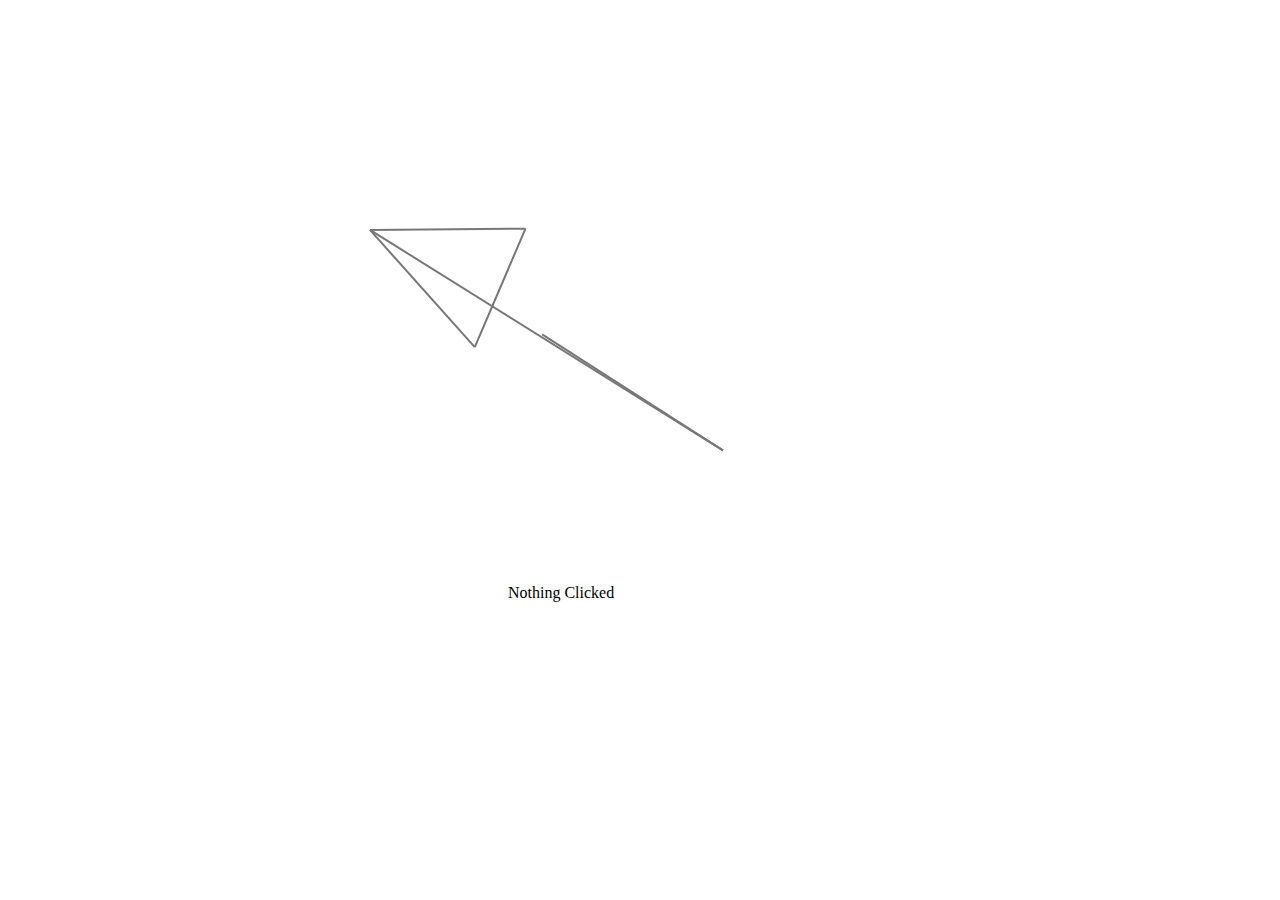
<file: forceVisualisation/index.html>
<!DOCTYPE html>
<html>
<head>
    <meta charset='utf-8'>
    <title>Force Layout Example 1</title>
    <style>

.node.inactive {
    fill: #ccc;
    stroke: #fff;
    stroke-width: 2px;
}

.node.active {
    fill: #ccc;
    stroke: rgb(255,0,0);
    stroke-width: 5px;
}

.link {
    stroke: #777;
    stroke-width: 2px;
}

    </style>
</head>
<body>
<script type="text/javascript" src="d3/d3.min.js"></script>
    <script>


//http://bl.ocks.org/sathomas/11550728

// Define the dimensions of the visualization. We're using
// a size that's convenient for displaying the graphic on
// http://jsDataV.is

var width = 1000,
    height = 600;

// Define the data for the example. In general, a force layout
// requires two data arrays. The first array, here named `nodes`,
// contains the object that are the focal point of the visualization.
// The second array, called `links` below, identifies all the links
// between the nodes. (The more mathematical term is "edges.")

// For the simplest possible example we only define two nodes. As
// far as D3 is concerned, nodes are arbitrary objects. Normally the
// objects wouldn't be initialized with `x` and `y` properties like
// we're doing below. When those properties are present, they tell
// D3 where to place the nodes before the force layout starts its
// magic. More typically, they're left out of the nodes and D3 picks
// random locations for each node. We're defining them here so we can
// get a consistent application of the layout which lets us see the
// effects of different properties.
/*
var skills = [
{name: "Algorithms"		}, 
{name:"BackEnd"			},
{name:"Bayesian"		},
{name:"DistributedData"		},
{name:"Business"		},	
{name:"ClassicalStats"  	},
{name:"DataWrangling"		},
{name:"FrontEnd"		},
{name:"GraphModels"		},
{name:"MachineLearning"		}, 
/*{name:"Math"			},	
{name:"Optimization"		},
{name:"ProductDev"		},
{name:"Science"			},
{name:"Simulation"		},
{name:"GIS"			},
{name:"StructuredData" 		},
{name:"Marketing"		},	
{name:"SysAdmin"		},
{name:"TimeSeries"		},
{name:"UnstructuredData"	},
{name:"Visualization"}];


var nodes = skills;*/

var activeList = [];

var radius = width /50

var nodes = [
		    { name: "Algorithms", x: Math.random()*width, y: Math.random()*height },
  		    { name: "Simulation", x: Math.random()*width, y: Math.random()*height },
    		    { name: "Math",       x: Math.random()*width, y: Math.random()*height }, 
    		    { name: "ProductDev", x: Math.random()*width, y: Math.random()*height },
    		    { name: "Business",   x: Math.random()*width, y: Math.random()*height }
	];

// The `links` array contains objects with a `source` and a `target`
// property. The values of those properties are the indices in
// the `nodes` array of the two endpoints of the link.

var links = [
    { source: 0, target: 1, dist:150 },
    { source: 1, target: 2, dist:150},
    { source: 2, target: 0, dist:150 },
    { source: 3, target: 4, dist:200 },
    { source: 2, target: 3, dist:500 }
];

// Here's were the code begins. We start off by creating an SVG
// container to hold the visualization. We only need to specify
// the dimensions for this container.

var svg = d3.select('body').append('svg')
    .attr('width', width)
    .attr('height', height);

// Now we create a force layout object and define its properties.
// Those include the dimensions of the visualization and the arrays
// of nodes and links.

var force = d3.layout.force()
    .size([width, height])
    .nodes(nodes)
    .links(links)
	    .on("tick", tick);

// There's one more property of the layout we need to define,
// its `linkDistance`. That's generally a configurable value and,
// for a first example, we'd normally leave it at its default.
// Unfortunately, the default value results in a visualization
// that's not especially clear. This parameter defines the
// distance (normally in pixels) that we'd like to have between
// nodes that are connected. (It is, thus, the length we'd
// like our links to have.)

force.linkDistance(function(links){ return links.dist; });
force.linkStrength(function(link) { return 0.5; });
force.charge(function(d){return 20;})

// Next we'll add the nodes and links to the visualization.
// Note that we're just sticking them into the SVG container
// at this point. We start with the links. The order here is
// important because we want the nodes to appear "on top of"
// the links. SVG doesn't really have a convenient equivalent
// to HTML's `z-index`; instead it relies on the order of the
// elements in the markup. By adding the nodes _after_ the
// links we ensure that nodes appear on top of links.

// Links are pretty simple. They're just SVG lines, and
// we're not even going to specify their coordinates. (We'll
// let the force layout take care of that.) Without any
// coordinates, the lines won't even be visible, but the
// markup will be sitting inside the SVG container ready
// and waiting for the force layout.

var link = svg.selectAll('.link')
    .data(links)
    .enter().append('line')
    .attr('class', 'link');

// Now it's the nodes turn. Each node is drawn as a circle.

var node = svg.selectAll('.node')
    .data(nodes)
    .enter().append('circle')
    .attr('class', 'node');
    //.attr('class', 'inactive');

var labels = svg.selectAll('.label')
    .data(nodes)
    .enter().append('text')
    .attr('class', 'label');


var nodesClicked = svg.append("text");
	nodesClicked.attr("x",width/2);
	nodesClicked.attr("y",height-10);
	nodesClicked.text("Nothing Clicked");
		

var drag = force.drag()
    .on("dragstart", dragstart);
    
//assigning a second class to a node
node.classed('inactive',true);

// We're about to tell the force layout to start its
// calculations. We do, however, want to know when those
// calculations are complete, so before we kick things off
// we'll define a function that we want the layout to call
// once the calculations are done.

force.on('end', function() {

    // When this function executes, the force layout
    // calculations have concluded. The layout will
    // have set various properties in our nodes and
    // links objects that we can use to position them
    // within the SVG container.

    // First let's reposition the nodes. As the force
    // layout runs it updates the `x` and `y` properties
    // that define where the node should be centered.
    // To move the node, we set the appropriate SVG
    // attributes to their new values. We also have to
    // give the node a non-zero radius so that it's visible
    // in the container.

    node.attr('r', width/25)
        .attr('cx', function(d) { return d.x; })
        .attr('cy', function(d) { return d.y; })
	.call(drag);;

    // We also need to update positions of the links.
    // For those elements, the force layout sets the
    // `source` and `target` properties, specifying
    // `x` and `y` values in each case.

    link.attr('x1', function(d) { return d.source.x; })
        .attr('y1', function(d) { return d.source.y; })
        .attr('x2', function(d) { return d.target.x; })
        .attr('y2', function(d) { return d.target.y; });


    labels.attr('x',function(d) { return d.x+radius+2; });
    labels.attr('y',function(d) { return d.y-radius-2; });
    labels.text(function(d){ return d.name; })

});

// Okay, everything is set up now so it's time to turn
// things over to the force layout. Here we go.

force.start();


node	.on("mouseover", function(d){
				
					var currentB = d3.select(this);
					currentB.transition()
					.style("fill","blue");
				
				})

	.on("mouseout", function(d){
						
				
					var currentB = d3.select(this);
					currentB.transition()
						.style("fill" ,"#ccc");
				})
				
	.on("click", function(d){
					var currentB = d3.select(this);
					if (currentB.classed("inactive")){
						currentB.classed("inactive",false);
						currentB.classed("active",true);
						addToActiveList(d.name);
					} else {
						currentB.classed("active",false);
						currentB.classed("inactive",true);
						removeFromActiveList(d.name);					
					}

					nodesClicked.text(activeList);
					
					

				})
				;


// By the time you've read this far in the code, the force
// layout has undoubtedly finished its work. Unless something
// went horribly wrong, you should see two light grey circles
// connected by a single dark grey line. If you have a screen
// ruler (such as [xScope](http://xscopeapp.com) handy, measure
// the distance between the centers of the two circles. It
// should be somewhere close to the `linkDistance` parameter we
// set way up in the beginning (480 pixels). That, in the most
// basic of all nutshells, is what a force layout does. We
// tell it how far apart we want connected nodes to be, and
// the layout keeps moving the nodes around until they get
// reasonably close to that value.

// Of course, there's quite a bit more than that going on
// under the hood. We'll take a closer look starting with
// the next example.

function addToActiveList(el){
	activeList.push(el);
}

function removeFromActiveList(el){
	activeList.splice(activeList.indexOf(el));
}


function dragstart(d) {
  d3.select(this).classed("fixed", d.fixed = true);
}

function tick() {
  link.attr("x1", function(d) { return d.source.x; })
      .attr("y1", function(d) { return d.source.y; })
      .attr("x2", function(d) { return d.target.x; })
      .attr("y2", function(d) { return d.target.y; });

  node.attr("cx", function(d) { return d.x; })
      .attr("cy", function(d) { return d.y; });

 labels.attr('x',function(d) { return d.x+radius+2; });
    labels.attr('y',function(d) { return d.y-radius-2; });
}

    </script>
</body>
</html>
</file>
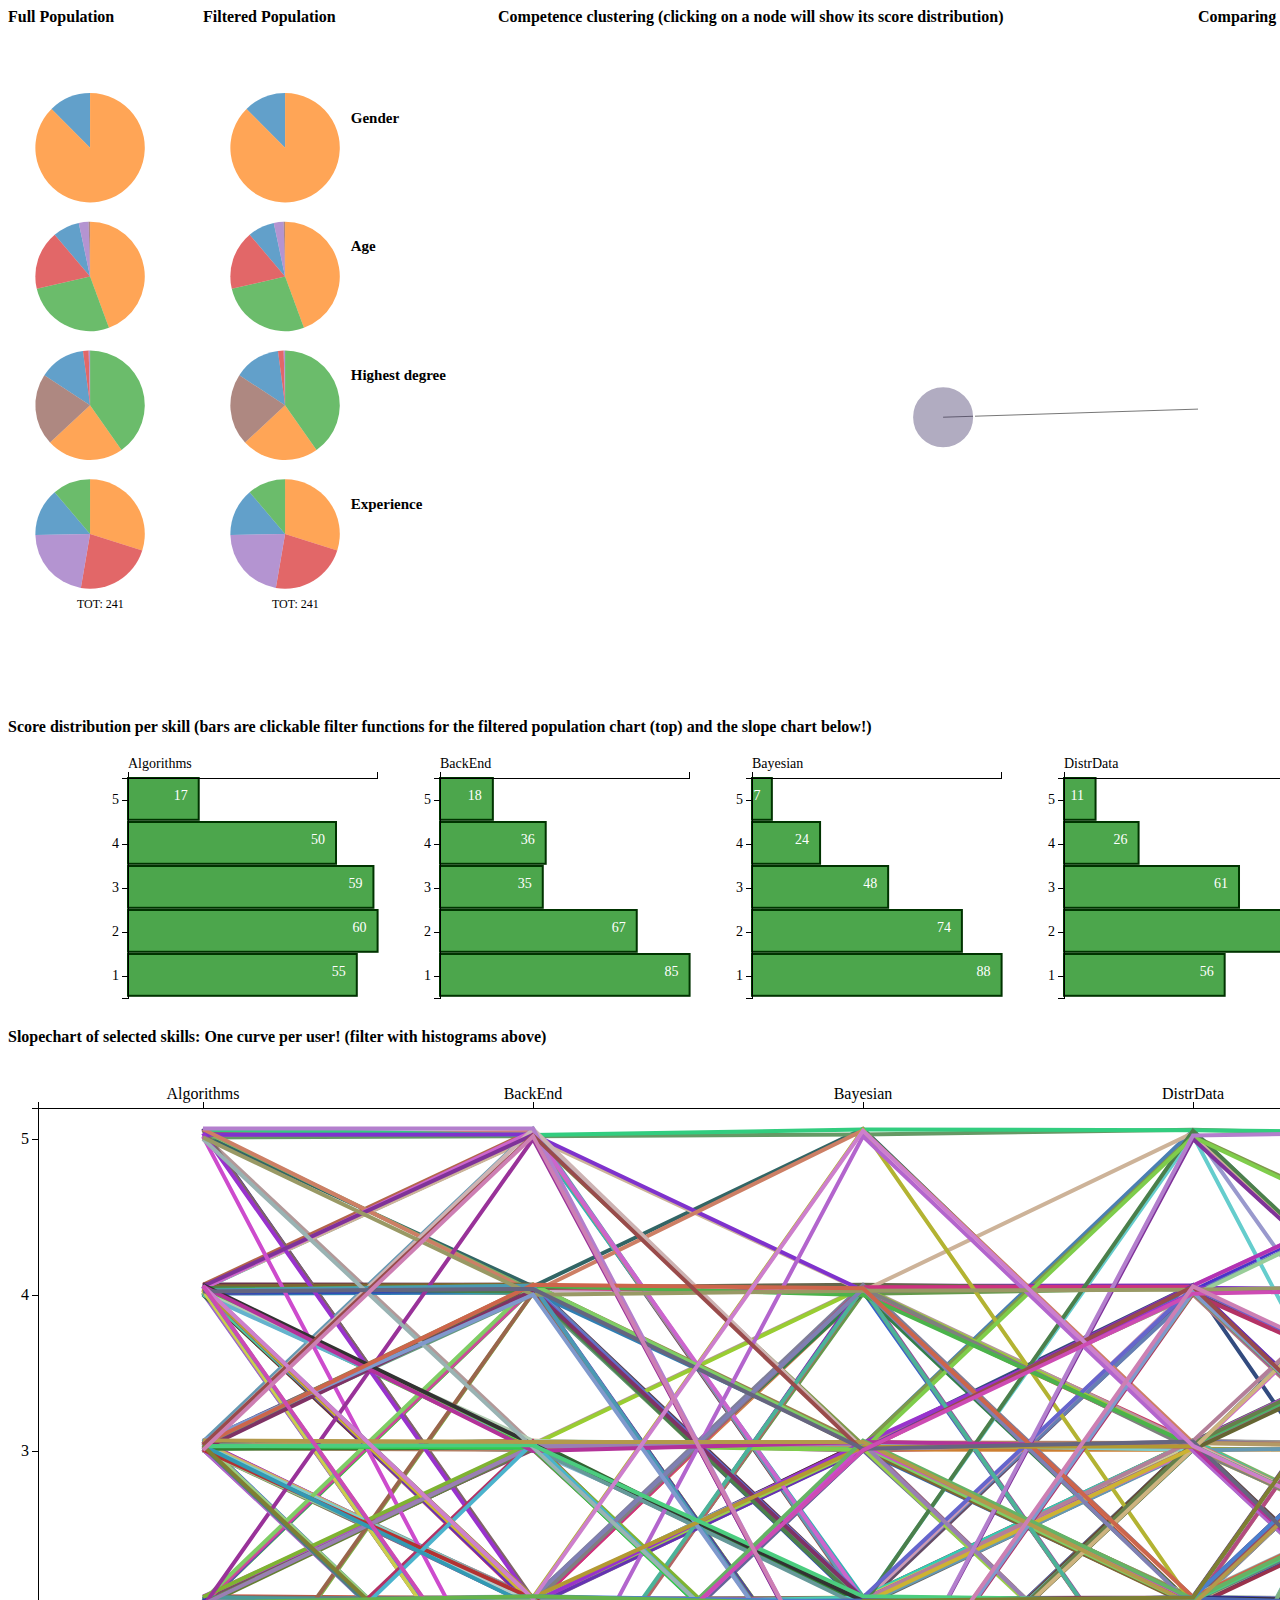
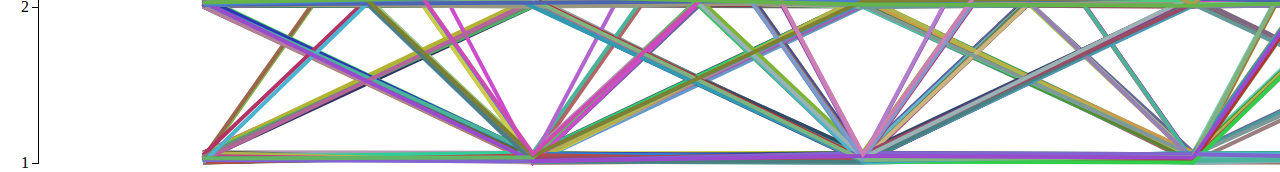
<file: FullVisualization/index.html>
<!DOCTYPE html>

<head>
<meta charset="utf-8">


<!--d3 aankoppelen! -->
<link rel="stylesheet" type="text/css" href="style.css" />
<script type="text/javascript" src="d3/d3.min.js"></script>
<script src="http://labratrevenge.com/d3-tip/javascripts/d3.tip.v0.6.3.js"></script>
<script type="text/javascript" src="scripts/Force.js"></script>
<script type="text/javascript" src="scripts/Pop.js"></script>
<script type="text/javascript" src="scripts/Hist.js"></script>
<script type="text/javascript" src="scripts/PC.js"></script>
<script type="text/javascript" src="scripts/boxplot.js"></script>
</head>


<body>
<div id="FPContainer">
	
	<div id="PopulationVisualizationStatic">
		<div id="staticpoptitle" class="title">Full Population</div>
		<div id="staticcontainer" class="container"></div>
	</div>	
	
	<div id="PopulationVisualization">
		<div id="nonstaticpoptitle" class="title">Filtered Population</div>
		<div id="nonstaticcontainer" class="container"></div>
	</div>
	<div id="ForceVisualization">
		<div  class="title" style="width:1000px">Competence clustering (clicking on a node will show its score distribution) </div>	
	</div>	
	
	<div id="ForceScatter">
		<div  class="title" style="width:1000px">Comparing Score Pairs (first 2 nodes clicked in clustering on the left) </div>	
	</div>
</div>
<div class="separator"></div>
<div id="HistogramMatrixVisualization">
<div id="HistogramCaption" class="title" style="width:1800px;">Score distribution per skill (bars are clickable filter functions for the filtered population chart (top) and the slope chart below!) </div>
</div>
<div class="separator"></div>
<div id="PCVisualization">
<div id="SlopeCaption" class="title" style="width:1800px;"> Slopechart of selected skills: One curve per user! (filter with histograms above)
</div>

<script>

var datasetCSV = "data/DSSurveyData_cleaned.csv";

//get the external data and trigger the code
d3.csv(datasetCSV, function(data){
	createVisualization(data);
});
</script>

<script>
function createVisualization(data){

	//all skills order as in CSV
	var allKeys = Object.keys(data[0]);
	var metadatasize = 5
	var allSkills = allKeys.slice(metadatasize,allKeys.length);
	var metadata =  allKeys.slice(0,metadatasize); //ID, Gender, ...

	globalColorVector2_3 = generateColorVec(2);
	globalColorVector3_3 = generateColorVec(3);
	globalColorVector7_3 = generateColorVec(7);

	createForceVisualization(allSkills, data, metadata);
}

function generateColorVec(colorsPerDim){

	var vec = [];
	var offset = 50;
	var dist = (255-2*offset)/(colorsPerDim-1);

	for (var i=0; i<colorsPerDim; i++){
		for (var j=0; j<colorsPerDim; j++){
			for (var k=0; k<colorsPerDim; k++){	
				var rgbstring = "rgb("+(parseInt(offset+i*dist))+","+(parseInt(offset+j*dist))+","+(parseInt(offset+k*dist))+")";
				vec.push(rgbstring);
				
			}
		}
	}

	shuffle(vec);
	return vec;
}


//+ Jonas Raoni Soares Silva
//@ http://jsfromhell.com/array/shuffle [v1.0]
function shuffle(o){ //v1.0
    for(var j, x, i = o.length; i; j = Math.floor(Math.random() * i), x = o[--i], o[i] = o[j], o[j] = x);
    return o;
};

function stripPX(cssPX){

return parseInt(cssPX.substr(0,cssPX.length-2));

}

function randColor(){
	return parseInt(Math.random()*256);
}

function randRGB(){

	var rgbstring = "rgb("+randColor()+","+randColor()+","+randColor()+")";
	return rgbstring;
}

var globalColorVector2_3;
var globalColorVector3_3;
var globalColorVector7_3;



</script>

</body>
</html>
</file>
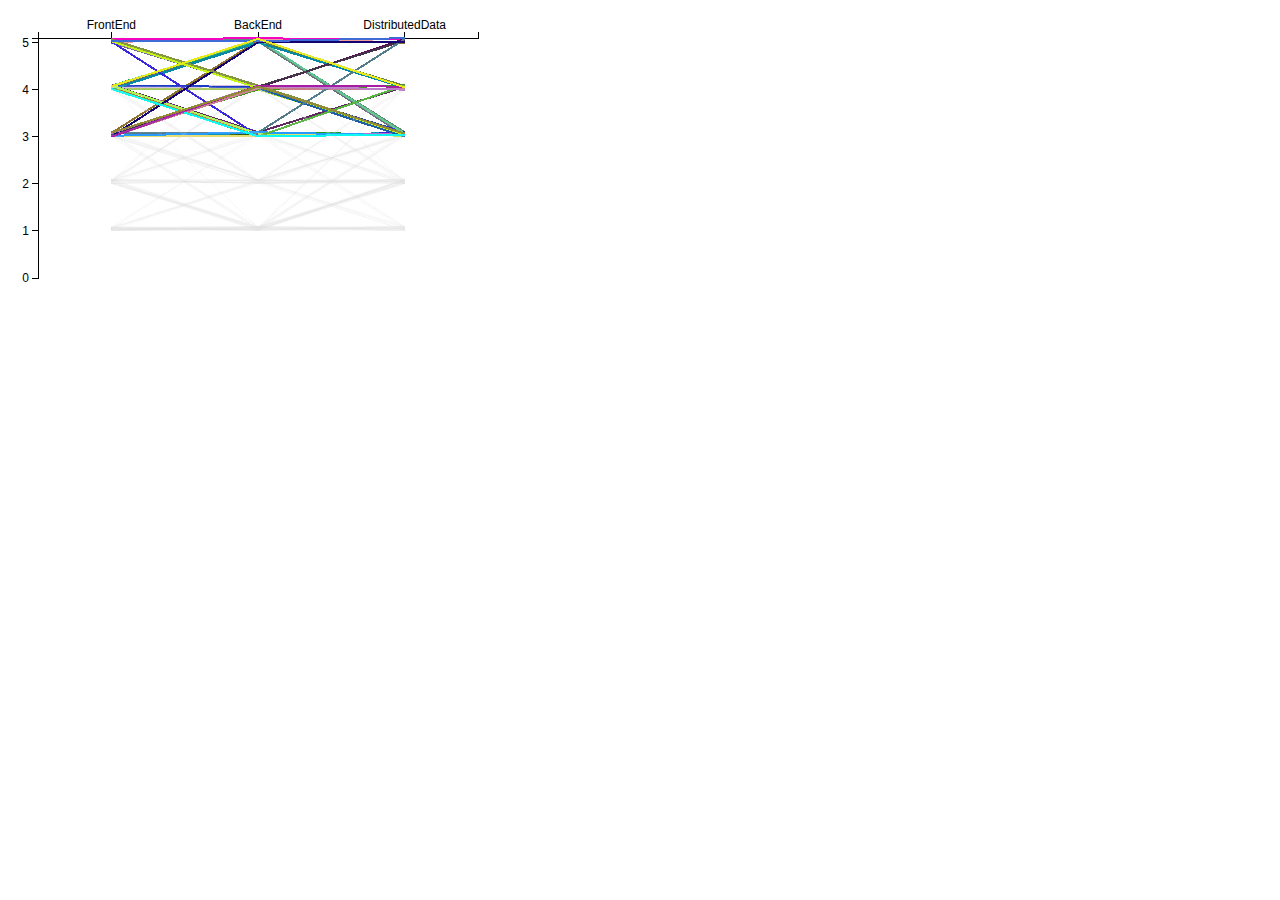
<file: ParallelCoordinates/index.html>
<!DOCTYPE html>
<meta charset="utf-8">
<style>

svg {
  font: 12px sans-serif;
}

path.background {
  fill: none;
  stroke-width: 1;	
  shape-rendering: crispEdges;
  opacity: 0.1;
}

path.foreground {
  fill: none;
  shape-rendering: crispEdges;
  stroke-width: 2;	
}



.axis line,
.axis path {
  fill: none;
  stroke: #000;
  shape-rendering: crispEdges;
}

.axis text {
  text-shadow: 0 1px 0 #fff, 1px 0 0 #fff, 0 -1px 0 #fff, -1px 0 0 #fff;
  cursor: move;
}

</style>
<body>
<script type="text/javascript" src="d3/d3.min.js"></script>

<script>

function convertCSV(csvObject, active){
	var converted = [];
	for (var i=0; i<csvObject.length; i++){
		converted.push(convertSingleRec(csvObject[i],active));	
	}
	return converted;
}

function convertSingleRec(record, active){

	var converted = {};
	converted["visible"]=false;
	converted["skills"] =[];
	for (var i=0; i<active.length; i++){
		var sc = record[active[i]];
		converted["skills"].push({type:active[i], score:sc});	
	}
	return converted;
	
}



function filterCompetence(records, filterM){

	var skills = Object.keys(filterM);

	var filtered = [];	
	for (var i=0; i<records.length; i++){
		var ok = true;
		for (var j=0; j<skills.length; j++) {
			if (records[i].skills[j].score < filterM[skills[j]]){
				ok =false;
				//console.log(records[i].skills[j].type+"_"+skills[j]);
				break;
				
			}
  		}
		records[i].visible=ok;
	}
}

/** INPUT PARAMETERS **/
//activeSkills is generated by forceLayout visualization
var activeSkills = ["FrontEnd", "BackEnd","DistributedData"];

//Algorithms	BackEnd	Bayesian	DistributedData	Business	ClassicalStats	DataWrangling	FrontEnd	GraphModels	MachineLearning	Math	Optimization	ProductDev	Science	Simulation	GIS	StructuredData	Marketing	SysAdmin	TimeSeries	UnstructuredData	Visualization


//generated by clicking on histogram bars
var filterMap = {
		"FrontEnd":3,	
		"BackEnd":3,
		"DistributedData":3
}

/** SETUP CANVAS **/

var margin = {top: 30, right: 30, bottom: 30, left: 30};
var width = 500; 
var height = 300; 

//create svg object
var svg = d3.select("body").append("svg")
    .attr("width", width)
    .attr("height", height)

//mappings from xy domain to pixel domain
var xScale = d3.scale.ordinal()
	    		.domain(activeSkills)
	    		.rangeBands([margin.left,width-margin.bottom]);

var yScale = d3.scale.linear()
	    		.domain([0, 5.1])
	    		.range([height-margin.bottom,margin.top]);

generateAxes();



//line function which extracts x,y coordinates of data point d + specifies how to interpolate	

var lineFunc = d3.svg.line()
  .x(function(d) {    return xScale(d.type)+xScale.rangeBand()/2; })
  .y(function(d) {    return yScale(d.score); })
  .interpolate('linear');



/*var exampleCSVData = [
	{"Algorithms":2,"Math":2,"Business":2,"ProducDev":3, "Science":2 },
	{"Algorithms":1,"Math":3,"Business":5,"ProducDev":5, "Science":1 },	
	{"Algorithms":5,"Math":4,"Business":1,"ProducDev":2, "Science":5 },
	{"Algorithms":5,"Math":3,"Business":1,"ProducDev":1, "Science":2 }
	];
*/
d3.csv("skills2.csv", function(data){

var convertedCSV = convertCSV(data, activeSkills);
filterCompetence(convertedCSV, filterMap);
for (var i=0; i<convertedCSV.length; i++){
	drawLine(convertedCSV[i], lineFunc);	
}

});














 


function drawLine(filteredData, lineFunc){

  	svg.append("path")
		  .attr('d', lineFunc(filteredData.skills))
		  .attr('stroke', function(data){ if (filteredData.visible){ return randRGB();} else {return "#ddd"}}) 
		  .attr('class',  function(data){ if (filteredData.visible){ return "foreground";} else {return "background"}}); 
}



function randColor(){
	return parseInt(Math.random()*256);
}

function randRGB(){

	var rgbstring = "rgb("+randColor()+","+randColor()+","+randColor()+")";
	return rgbstring;
}






function generateAxes(){
  //drawing the X and Y-axis + add a caption
  var xAxis = d3.svg.axis()
			.scale(xScale)
			.orient("top")
				.ticks(activeSkills.length)
					;

  var yAxis = d3.svg.axis()
				.scale(yScale)
				.orient("left")
				.ticks(5)
				;



  var gX = svg.append("g");
  gX.attr("class","axis");
  gX.attr("transform","translate("
					+0
					+","
					+(margin.top)
					+")"
		);
  gX.call(xAxis);

	

  var gY = svg.append("g");
  gY.attr("class","axis");
  gY.attr("transform","translate("
					+margin.left
					+","
					+0
					+")"
			);
  gY.call(yAxis);
}
</script>
</file>
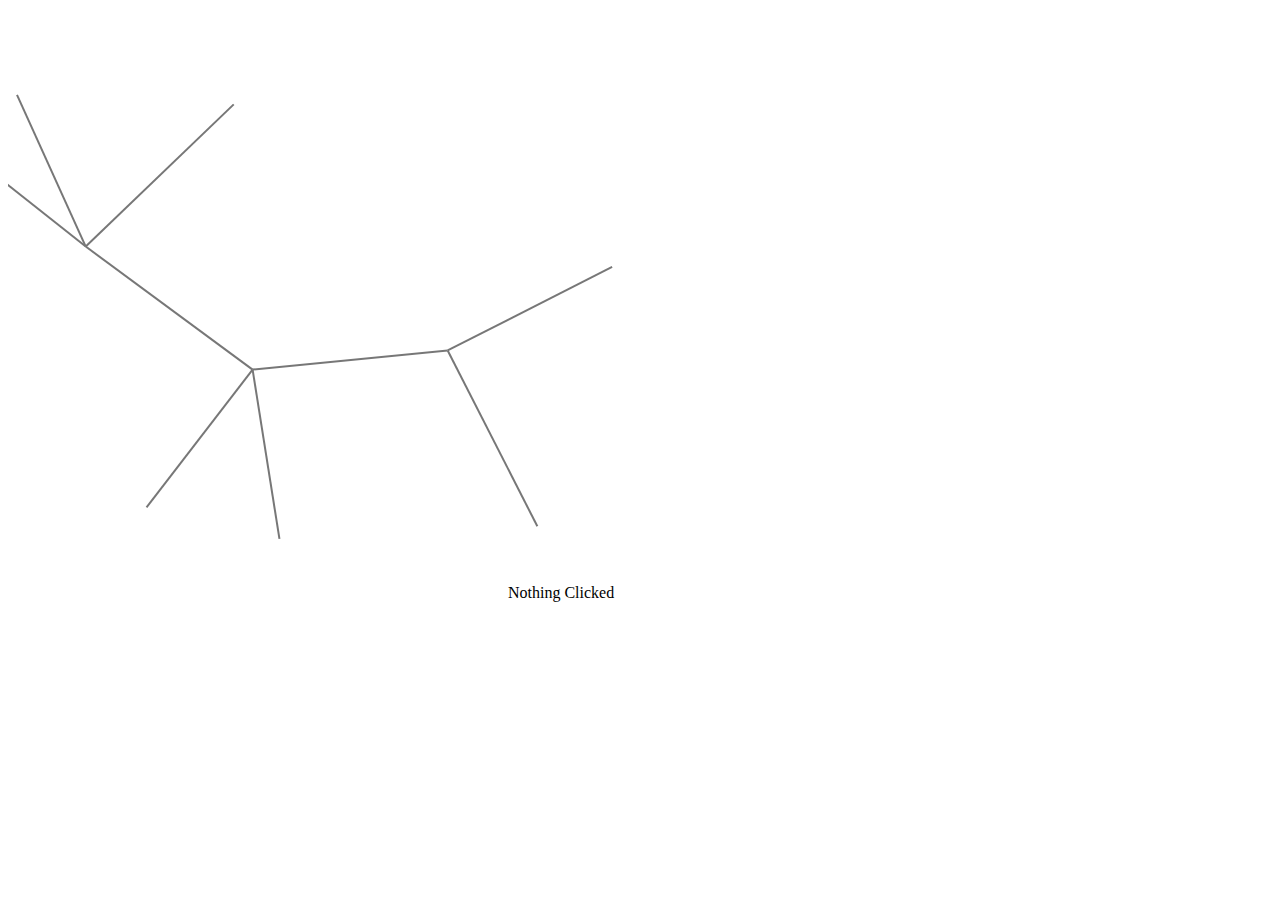
<file: forceVisualisation/force.html>
<!DOCTYPE html>
<html>
<head>
    <meta charset='utf-8'>
    <title>Force Layout Example 1</title>
    <style>

.node.inactive {
    fill: #ccc;
    stroke: #fff;
    stroke-width: 2px;
}

.node.active {
    fill: #ccc;
    stroke: rgb(255,0,0);
    stroke-width: 5px;
}

.link {
    stroke: #777;
    stroke-width: 2px;
}

    </style>
</head>
<body>
<script type="text/javascript" src="d3/d3.min.js"></script>
    <script>


//http://bl.ocks.org/sathomas/11550728

// Define the dimensions of the visualization. We're using
// a size that's convenient for displaying the graphic on
// http://jsDataV.is

var width = 1000,
    height = 600;

// Define the data for the example. In general, a force layout
// requires two data arrays. The first array, here named `nodes`,
// contains the object that are the focal point of the visualization.
// The second array, called `links` below, identifies all the links
// between the nodes. (The more mathematical term is "edges.")

// For the simplest possible example we only define two nodes. As
// far as D3 is concerned, nodes are arbitrary objects. Normally the
// objects wouldn't be initialized with `x` and `y` properties like
// we're doing below. When those properties are present, they tell
// D3 where to place the nodes before the force layout starts its
// magic. More typically, they're left out of the nodes and D3 picks
// random locations for each node. We're defining them here so we can
// get a consistent application of the layout which lets us see the
// effects of different properties.


var activeList = [];

var radius = 10;

var nodes = [
		    { name: "Algorithms", "group":"math"},
  		    { name: "Simulation", "group":"statistics"},
    		{ name: "Math","group":"math" }, 
    		{ name: "ProductDevelopment","group":"marketing" },
    		{ name: "Business", "group":"marketing" },
    		{ name: "SpatialStatistics", "group":"statistics" },
    		{ name: "Surveys", "group":"marketing" },
    		{ name: "Back-End", "group":"programming" },
    		{ name: "Front-End", "group":"programming" },
    		{ name: "DataWrangling", "group":"modeling" },
    		{ name: "Statistics", "group":"statistics" }
	];

// The `links` array contains objects with a `source` and a `target`
// property. The values of those properties are the indices in
// the `nodes` array of the two endpoints of the link.

var links = [
    { source: 2, target: 0},
    { source: 10, target: 2},
    { source: 10, target: 1},
    { source: 10, target: 5},
    { source: 4, target:3 },
    { source: 4, target:6},
    { source: 4, target: 10},
    { source: 7, target: 4},
    { source: 7, target: 8},
    { source: 9, target: 7}
];

// Here's were the code begins. We start off by creating an SVG
// container to hold the visualization. We only need to specify
// the dimensions for this container.

var svg = d3.select('body').append('svg')
    .attr('width', width)
    .attr('height', height);

// Now we create a force layout object and define its properties.
// Those include the dimensions of the visualization and the arrays
// of nodes and links.

var force = d3.layout.force()
    .size([width, height])
    .nodes(nodes)
    .links(links)
	    .on("tick", tick);

// There's one more property of the layout we need to define,
// its `linkDistance`. That's generally a configurable value and,
// for a first example, we'd normally leave it at its default.
// Unfortunately, the default value results in a visualization
// that's not especially clear. This parameter defines the
// distance (normally in pixels) that we'd like to have between
// nodes that are connected. (It is, thus, the length we'd
// like our links to have.)

force.linkDistance(function(links){ return width/10; });
//force.linkStrength(function(link) { return 0.5; });

force.charge(function(node) {
        if (node.group === 'math')  return -1000;
        if (node.group === 'marketing')  return -3000;
        if (node.group === 'programming')  return -5000;
        if (node.group === 'statistics')  return -7000;
        if (node.group === 'modeling')  return -9000;
    });

// Next we'll add the nodes and links to the visualization.
// Note that we're just sticking them into the SVG container
// at this point. We start with the links. The order here is
// important because we want the nodes to appear "on top of"
// the links. SVG doesn't really have a convenient equivalent
// to HTML's `z-index`; instead it relies on the order of the
// elements in the markup. By adding the nodes _after_ the
// links we ensure that nodes appear on top of links.

// Links are pretty simple. They're just SVG lines, and
// we're not even going to specify their coordinates. (We'll
// let the force layout take care of that.) Without any
// coordinates, the lines won't even be visible, but the
// markup will be sitting inside the SVG container ready
// and waiting for the force layout.

var link = svg.selectAll('.link')
    .data(links)
    .enter().append('line')
    .attr('class', 'link');

// Now it's the nodes turn. Each node is drawn as a circle.

var node = svg.selectAll('.node')
    .data(nodes)
    .enter().append('circle')
    .attr('class', 'node');
    //.attr('class', 'inactive');

var labels = svg.selectAll('.label')
    .data(nodes)
    .enter().append('text')
    .attr('class', 'label');


var nodesClicked = svg.append("text");
	nodesClicked.attr("x",width/2);
	nodesClicked.attr("y",height-10);
	nodesClicked.text("Nothing Clicked");
		

var drag = force.drag()
    .on("dragstart", dragstart);
    
//assigning a second class to a node
node.classed('inactive',true);

// We're about to tell the force layout to start its
// calculations. We do, however, want to know when those
// calculations are complete, so before we kick things off
// we'll define a function that we want the layout to call
// once the calculations are done.

force.on('end', function() {

    // When this function executes, the force layout
    // calculations have concluded. The layout will
    // have set various properties in our nodes and
    // links objects that we can use to position them
    // within the SVG container.

    // First let's reposition the nodes. As the force
    // layout runs it updates the `x` and `y` properties
    // that define where the node should be centered.
    // To move the node, we set the appropriate SVG
    // attributes to their new values. We also have to
    // give the node a non-zero radius so that it's visible
    // in the container.

    node.attr('r', radius)
        .attr('cx', function(d) { return d.x; })
        .attr('cy', function(d) { return d.y; })
	.call(drag);;

    // We also need to update positions of the links.
    // For those elements, the force layout sets the
    // `source` and `target` properties, specifying
    // `x` and `y` values in each case.

    link.attr('x1', function(d) { return d.source.x; })
        .attr('y1', function(d) { return d.source.y; })
        .attr('x2', function(d) { return d.target.x; })
        .attr('y2', function(d) { return d.target.y; });


    labels.attr('x',function(d) { return d.x+radius+2; });
    labels.attr('y',function(d) { return d.y-radius-2; });
    labels.text(function(d){ return d.name; })

});

// Okay, everything is set up now so it's time to turn
// things over to the force layout. Here we go.

force.start();


node	.on("mouseover", function(d){
				
					var currentB = d3.select(this);
					currentB.transition()
					.style("fill","blue");
				
				})

	.on("mouseout", function(d){
						
				
					var currentB = d3.select(this);
					currentB.transition()
						.style("fill" ,"#ccc");
				})
				
	.on("click", function(d){
					var currentB = d3.select(this);
					if (currentB.classed("inactive")){
						currentB.classed("inactive",false);
						currentB.classed("active",true);
						addToActiveList(d.name);
					} else {
						currentB.classed("active",false);
						currentB.classed("inactive",true);
						removeFromActiveList(d.name);					
					}

					nodesClicked.text(activeList);
					
					

				})
				;


// By the time you've read this far in the code, the force
// layout has undoubtedly finished its work. Unless something
// went horribly wrong, you should see two light grey circles
// connected by a single dark grey line. If you have a screen
// ruler (such as [xScope](http://xscopeapp.com) handy, measure
// the distance between the centers of the two circles. It
// should be somewhere close to the `linkDistance` parameter we
// set way up in the beginning (480 pixels). That, in the most
// basic of all nutshells, is what a force layout does. We
// tell it how far apart we want connected nodes to be, and
// the layout keeps moving the nodes around until they get
// reasonably close to that value.

// Of course, there's quite a bit more than that going on
// under the hood. We'll take a closer look starting with
// the next example.

function addToActiveList(el){
	activeList.push(el);
}

function removeFromActiveList(el){
	activeList.splice(activeList.indexOf(el));
}


function dragstart(d) {
  d3.select(this).classed("fixed", d.fixed = true);
}

function tick() {
  link.attr("x1", function(d) { return d.source.x; })
      .attr("y1", function(d) { return d.source.y; })
      .attr("x2", function(d) { return d.target.x; })
      .attr("y2", function(d) { return d.target.y; });

  node.attr("cx", function(d) { return d.x; })
      .attr("cy", function(d) { return d.y; });

 labels.attr('x',function(d) { return d.x+radius+2; });
    labels.attr('y',function(d) { return d.y-radius-2; });
}

    </script>
</body>
</html>
</file>
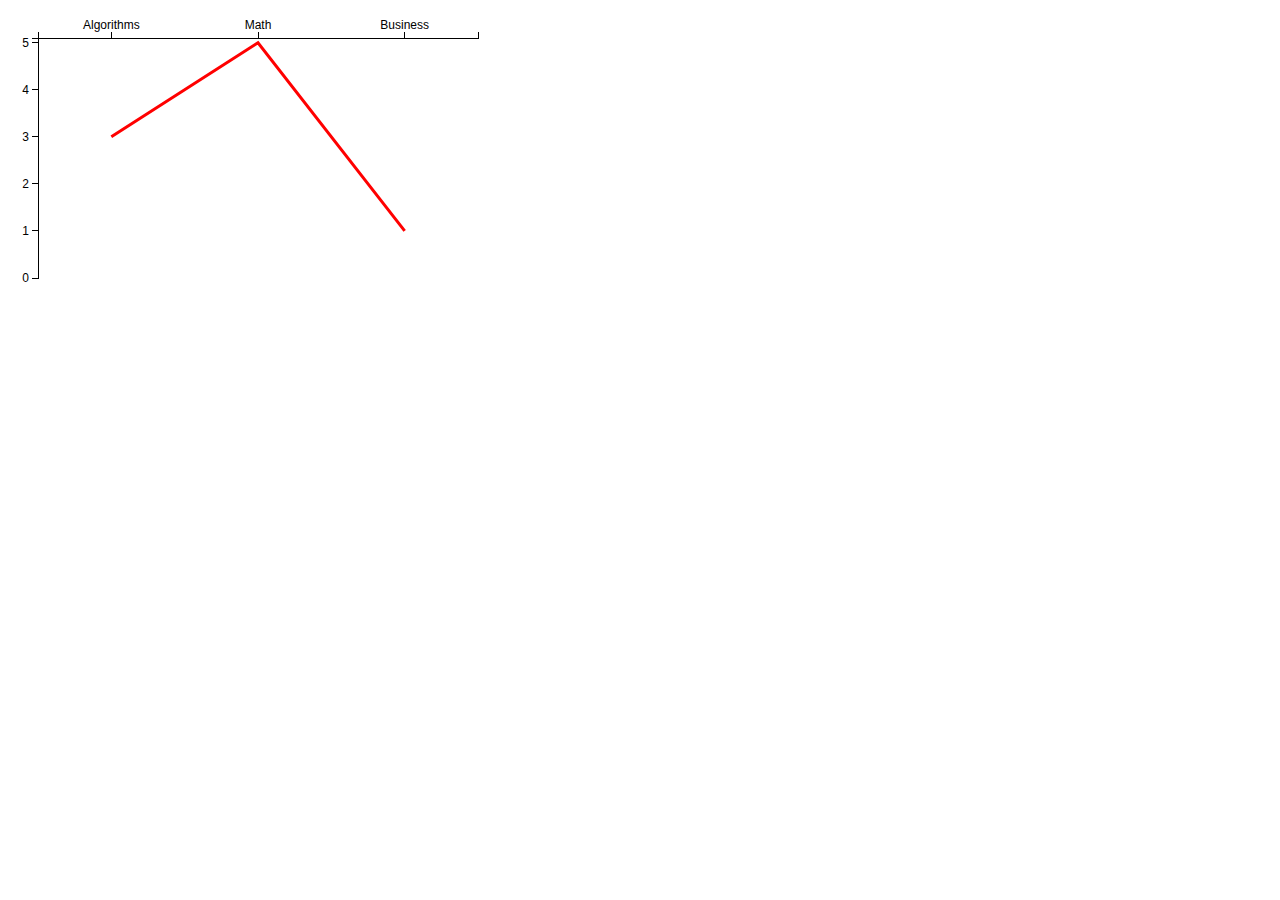
<file: ParallelCoordinates/indexXtremelySimplified.html>
<!DOCTYPE html>
<meta charset="utf-8">
<style>

svg {
  font: 12px sans-serif;
}

.background path {
  fill: none;
  stroke: #ddd;
  shape-rendering: crispEdges;
}

.foreground path {
  fill: none;
  /*stroke: red;*/
  stroke-width: 4	
}

.brush .extent {
  fill-opacity: .3;
  stroke: #fff;
  shape-rendering: crispEdges;
}

.axis line,
.axis path {
  fill: none;
  stroke: #000;
  shape-rendering: crispEdges;
}

.axis text {
  text-shadow: 0 1px 0 #fff, 1px 0 0 #fff, 0 -1px 0 #fff, -1px 0 0 #fff;
  cursor: move;
}

</style>
<body>
<script type="text/javascript" src="d3/d3.min.js"></script>

<script>

var margin = {top: 30, right: 30, bottom: 30, left: 30};
var width = 500; 
var height = 300; 


var skillset = ["Algorithms", "Math","Business"];

var users = [
		{"type" : "Algorithms", "score" : 3},
		{"type" : "Math", "score" : 5},		
		{"type" : "Business", "score" : 1},
			
		];


var xScale = d3.scale.ordinal()
	    		.domain(skillset)
	    		.rangeBands([margin.left,width-margin.bottom]);

var yScale = d3.scale.linear()
	    		.domain([0, 5.1])
	    		.range([height-margin.bottom,margin.top]);




var line = d3.svg.line();
var axis = d3.svg.axis().orient("left");
var background;
var foreground;

var svg = d3.select("body").append("svg")
    .attr("width", width)
    .attr("height", height)


d3.csv("skills2.csv", function(error, data) {

   var filteredData = users;	



  // Add grey background lines for context.
  /*background = svg.append("g")
      .attr("class", "background")
    .selectAll("path")
      .data(filteredData)
    .enter().append("path")
      .attr("d", path);

  // Add blue foreground lines for focus.
  foreground = svg.append("g")
      .attr("class", "foreground")
    .selectAll("path")
      .data(filteredData)
    .enter().append("path")
      .attr("d", path)
      .style("stroke", function(d) { return randRGB(); } );*/


  var lineFunc = d3.svg.line()
		  .x(function(d) {    return xScale(d.type)+xScale.rangeBand()/2; })
		  .y(function(d) {    return yScale(d.score); })
		  .interpolate('linear');

  svg.append("path")
		  .attr('d', lineFunc(filteredData))
		  .attr('stroke', "red")
		  .attr('stroke-width', 3)
		  .attr('fill', 'none');




//drawing the X and Y-axis + add a caption
	var xAxis = d3.svg.axis()
			.scale(xScale)
			.orient("top")
				.ticks(skillset.length)
					;

	var yAxis = d3.svg.axis()
				.scale(yScale)
				.orient("left")
				.ticks(5)
				;

	var gX = svg.append("g");
	gX.attr("class","axis");
	gX.attr("transform","translate("
					+0
					+","
					+(margin.top)
					+")"
		);
	gX.call(xAxis);

	

	var gY = svg.append("g");
	gY.attr("class","axis");
	gY.attr("transform","translate("
					+margin.left
					+","
					+0
					+")"
			);
	gY.call(yAxis);

 
});





function randColor(){
	return parseInt(Math.random()*256);
}

function randRGB(){

	var rgbstring = "rgb("+randColor()+","+randColor()+","+randColor()+")";
	return rgbstring;
}

function filterSkills(records, skillset){
	/*var filteredSet = [];	
	for (i=0; i<records.length; i++){
		if (skillset.indexOf(records[i].name) >=0)
			filteredSet.push(records[i]);	
	}*/
	//FIXME ik filter hier op users ik moet op kolommen filteren!
	return records;
}

</script>
</file>
<file: FullVisualization/style.css>
h1 {
margin: 0;
}

path.background {
  fill: none;
  stroke-width: 2;	
  /*shape-rendering: crispEdges;*/
  opacity: 0.2;
}

path.foreground {
  fill: none;
  /*shape-rendering: crispEdges;*/
  stroke-width: 4;	
}



#FPContainer {
width:  1800px;
height: 600px;
}

#ForceVisualization {

border: none;
width:  700px;
height: 700px;
float: left;
}

#ForceScatter
{

border: none;
width:  600px;
height: 700px;
float: left;
}

#PopulationVisualizationStatic 
{

border: none;
width:  195px;
height: 700px;
float: left;
}

#PopulationVisualization {

border: none;
width:  295px;
height: 700px;
float: left;
}

.title{
	width: 345px;
	height: 30px;
	font-size:1em;
	text-align:lwdr;
	font-weight:bold;
	margin-bottom:10px;
}
.container{
	width: 345px;
	height:560px;
}

#HistogramMatrixVisualization {

/*border: 1px solid black;*/
width:  1800px;
height: 300px;
float:left
}

#PCVisualization {

border: none;
width:  1800px;
height: 700px;
float:left
}

.separator {
width:  1800px;
height: 10px;
float:left
}

.node.inactive {
    stroke: #fff;
    stroke-width: 2px;
	fill-opacity:0.4;
}

.node.active {
    stroke: rgb(255,0,0);
    stroke-width: 5px;
	fill-opacity: 1;
}
.link {
    stroke: #777;
    stroke-width: 1px;
}
.classpath:hover{
	fill:yellow;
}
.label{
	font-size:14px;
	font-weight:bold;
	-webkit-transition: font 1s; /* Safari */
    transition: font 1s;
}
.label:hover{
	font-size:16px;
}
.axis path,
.axis line {
    fill: none;
    stroke: black;
    shape-rendering: crispEdges;
}

#HistogramMatrixVisualization text{
	font-size:14px;
}
#HistogramMatrixVisualization svg rect{
	stroke: #003300;
	stroke-width:2px;
	fill:#003300;
	fill-opacity:0.7;
}
</file>
